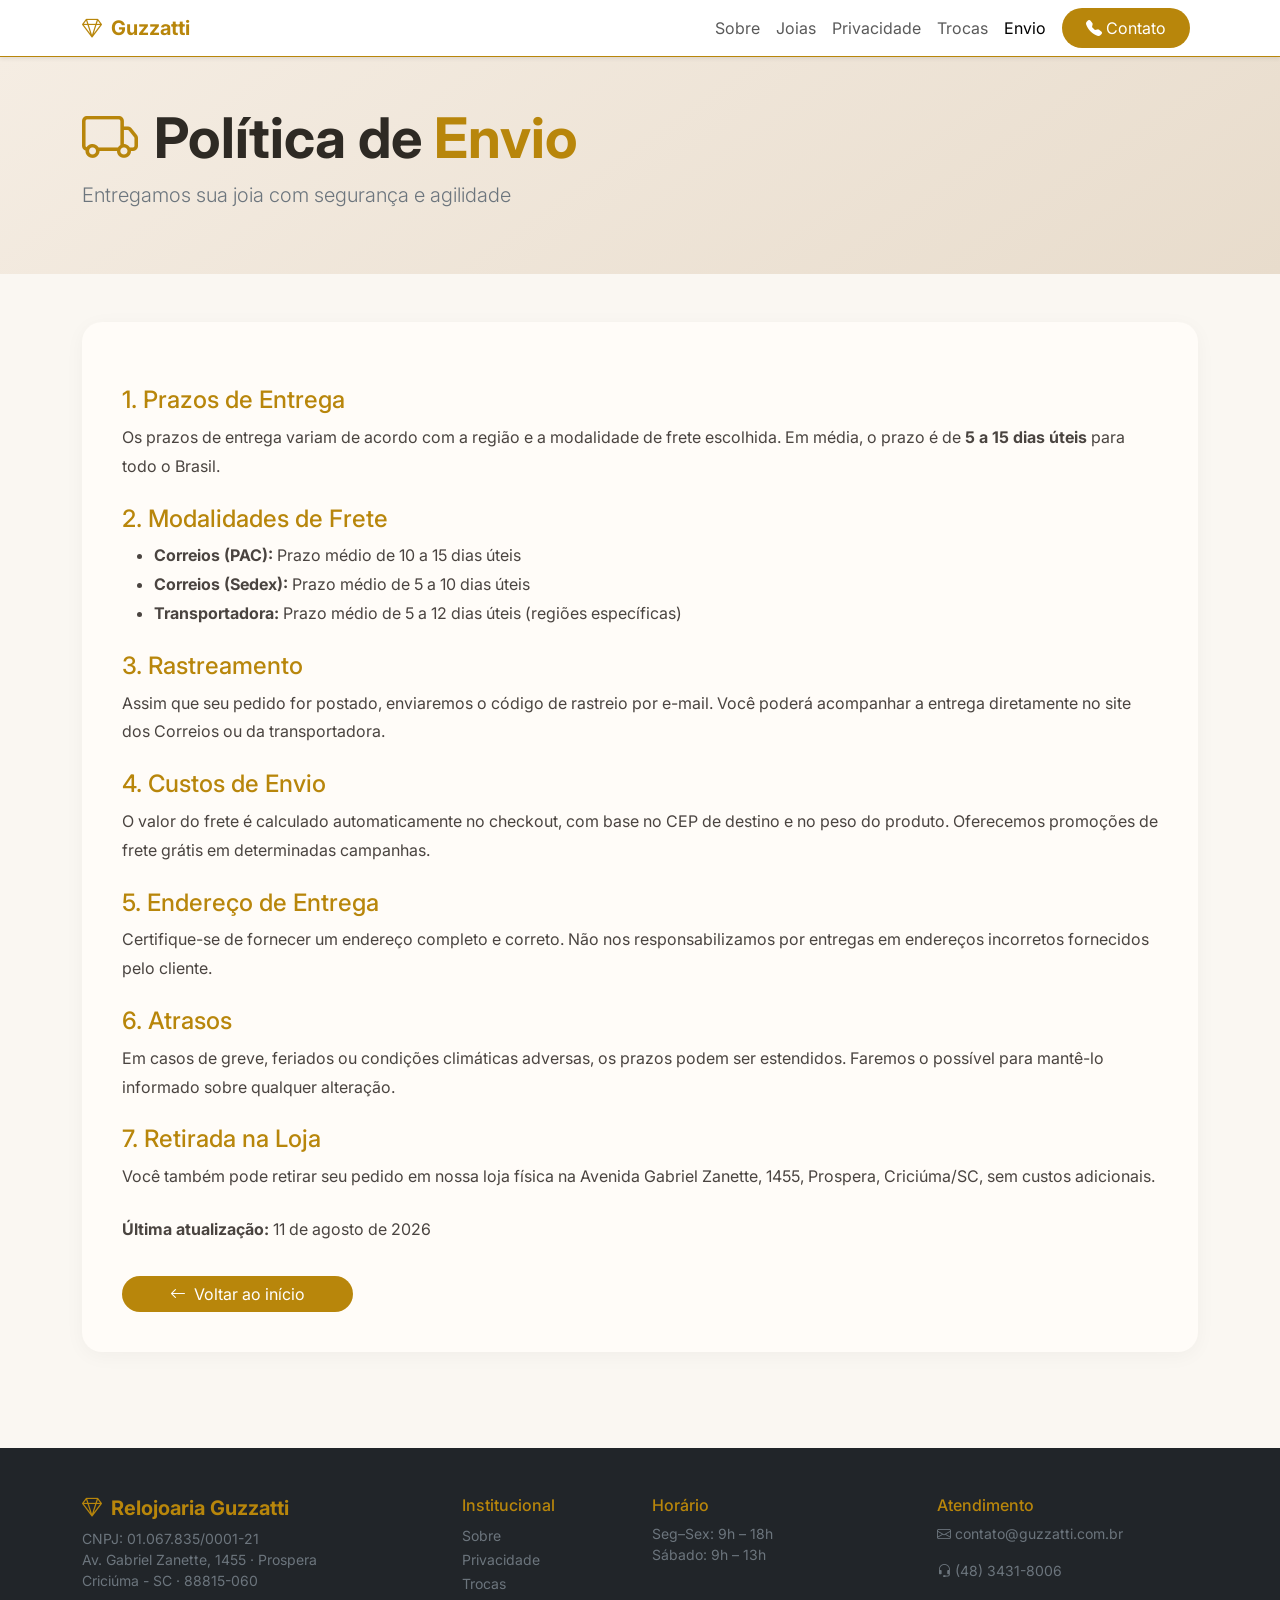
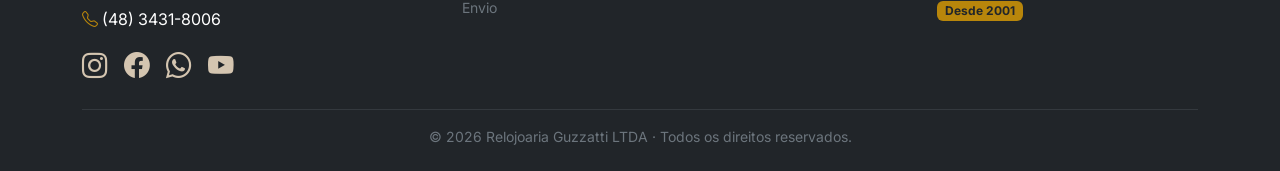
<file: politica-envio.html>
<!DOCTYPE html>
<html lang="pt-BR">
<head>
  <meta charset="UTF-8" />
  <meta name="viewport" content="width=device-width, initial-scale=1.0" />
  <title>Política de Envio · Guzzatti</title>
  <link href="https://cdn.jsdelivr.net/npm/bootstrap@5.3.0-alpha3/dist/css/bootstrap.min.css" rel="stylesheet" />
  <link rel="stylesheet" href="https://cdn.jsdelivr.net/npm/bootstrap-icons@1.10.5/font/bootstrap-icons.css" />
  <link rel="preconnect" href="https://fonts.googleapis.com" />
  <link rel="preconnect" href="https://fonts.gstatic.com" crossorigin />
  <link href="https://fonts.googleapis.com/css2?family=Inter:opsz,wght@14..32,400;14..32,500;14..32,600;14..32,700&display=swap" rel="stylesheet" />
  <link rel="icon" href="data:image/svg+xml,%3Csvg xmlns='http://www.w3.org/2000/svg' viewBox='0 0 100 100'%3E%3Ccircle cx='50' cy='50' r='45' fill='%23b8860b'/%3E%3Ccircle cx='50' cy='50' r='35' fill='%23f5e6ca'/%3E%3Cpath d='M50 20 L55 38 L74 38 L59 49 L65 68 L50 57 L35 68 L41 49 L26 38 L45 38 Z' fill='%23b8860b'/%3E%3C/svg%3E" type="image/svg+xml" />
  <style>
    body { font-family: 'Inter', sans-serif; background: #faf7f2; color: #2e2a24; }
    .bg-gold { background: #b8860b; }
    .text-gold { color: #b8860b; }
    .border-gold { border-color: #b8860b !important; }
    .btn-gold { background: #b8860b; color: #fff; border: none; }
    .btn-gold:hover { background: #9e7209; color: #fff; }
    .section-title { position: relative; display: inline-block; font-weight: 600; }
    .section-title::after { content: ''; position: absolute; bottom: -8px; left: 0; width: 60px; height: 3px; background: #b8860b; border-radius: 4px; }
    footer a { color: #d4c5b0; text-decoration: none; }
    footer a:hover { color: #fff; text-decoration: underline; }
    .social-icon { font-size: 1.6rem; color: #d4c5b0; transition: color 0.2s; }
    .social-icon:hover { color: #b8860b; }
    .policy-content { background: #fffcf8; border-radius: 20px; padding: 2.5rem; box-shadow: 0 4px 20px rgba(0,0,0,0.04); }
    .policy-content h4 { color: #b8860b; margin-top: 1.5rem; }
    .policy-content p, .policy-content li { color: #4a4440; line-height: 1.8; }
    @media (max-width: 576px) { .policy-content { padding: 1.5rem; } }
  </style>
</head>
<body>

<nav class="navbar navbar-expand-lg navbar-light bg-white border-bottom border-gold shadow-sm">
  <div class="container">
    <a class="navbar-brand text-gold fw-bold" href="index.html"><i class="bi bi-gem me-1"></i> Guzzatti</a>
    <button class="navbar-toggler border-0" type="button" data-bs-toggle="collapse" data-bs-target="#navbarNav">
      <span class="navbar-toggler-icon"></span>
    </button>
    <div class="collapse navbar-collapse" id="navbarNav">
      <ul class="navbar-nav ms-auto align-items-lg-center">
        <li class="nav-item"><a class="nav-link" href="sobre.html">Sobre</a></li>
        <li class="nav-item"><a class="nav-link" href="index.html#galeria">Joias</a></li>
        <li class="nav-item"><a class="nav-link" href="politica-privacidade.html">Privacidade</a></li>
        <li class="nav-item"><a class="nav-link" href="trocas-devolucoes.html">Trocas</a></li>
        <li class="nav-item"><a class="nav-link active" href="politica-envio.html">Envio</a></li>
        <li class="nav-item"><a class="nav-link btn-gold text-white rounded-pill px-4 mx-2" href="index.html#contato"><i class="bi bi-telephone-fill me-1"></i>Contato</a></li>
      </ul>
    </div>
  </div>
</nav>

<section class="py-5" style="background: linear-gradient(145deg, #f5ede3 0%, #e8dccc 100%);">
  <div class="container">
    <h1 class="display-4 fw-bold"><i class="bi bi-truck text-gold me-3"></i>Política de <span class="text-gold">Envio</span></h1>
    <p class="lead text-secondary">Entregamos sua joia com segurança e agilidade</p>
  </div>
</section>

<section class="container py-5">
  <div class="policy-content">
    <h4>1. Prazos de Entrega</h4>
    <p>Os prazos de entrega variam de acordo com a região e a modalidade de frete escolhida. Em média, o prazo é de <strong>5 a 15 dias úteis</strong> para todo o Brasil.</p>

    <h4>2. Modalidades de Frete</h4>
    <ul class="text-secondary">
      <li><strong>Correios (PAC):</strong> Prazo médio de 10 a 15 dias úteis</li>
      <li><strong>Correios (Sedex):</strong> Prazo médio de 5 a 10 dias úteis</li>
      <li><strong>Transportadora:</strong> Prazo médio de 5 a 12 dias úteis (regiões específicas)</li>
    </ul>

    <h4>3. Rastreamento</h4>
    <p>Assim que seu pedido for postado, enviaremos o código de rastreio por e-mail. Você poderá acompanhar a entrega diretamente no site dos Correios ou da transportadora.</p>

    <h4>4. Custos de Envio</h4>
    <p>O valor do frete é calculado automaticamente no checkout, com base no CEP de destino e no peso do produto. Oferecemos promoções de frete grátis em determinadas campanhas.</p>

    <h4>5. Endereço de Entrega</h4>
    <p>Certifique-se de fornecer um endereço completo e correto. Não nos responsabilizamos por entregas em endereços incorretos fornecidos pelo cliente.</p>

    <h4>6. Atrasos</h4>
    <p>Em casos de greve, feriados ou condições climáticas adversas, os prazos podem ser estendidos. Faremos o possível para mantê-lo informado sobre qualquer alteração.</p>

    <h4>7. Retirada na Loja</h4>
    <p>Você também pode retirar seu pedido em nossa loja física na Avenida Gabriel Zanette, 1455, Prospera, Criciúma/SC, sem custos adicionais.</p>

    <p class="mt-4"><strong>Última atualização:</strong> 11 de agosto de 2026</p>
    <a href="index.html" class="btn btn-gold rounded-pill px-5 mt-3"><i class="bi bi-arrow-left me-2"></i>Voltar ao início</a>
  </div>
</section>

<footer class="bg-dark text-white pt-5 pb-4 mt-5">
  <div class="container">
    <div class="row g-4">
      <div class="col-md-4">
        <h5 class="fw-bold text-gold"><i class="bi bi-gem me-1"></i> Relojoaria Guzzatti</h5>
        <p class="text-secondary small">CNPJ: 01.067.835/0001-21<br />Av. Gabriel Zanette, 1455 · Prospera<br />Criciúma - SC · 88815-060</p>
        <p><i class="bi bi-telephone text-gold"></i> (48) 3431-8006</p>
        <div class="d-flex gap-3">
          <a href="#" class="social-icon"><i class="bi bi-instagram"></i></a>
          <a href="#" class="social-icon"><i class="bi bi-facebook"></i></a>
          <a href="#" class="social-icon"><i class="bi bi-whatsapp"></i></a>
          <a href="#" class="social-icon"><i class="bi bi-youtube"></i></a>
        </div>
      </div>
      <div class="col-md-2">
        <h6 class="text-gold">Institucional</h6>
        <ul class="list-unstyled">
          <li><a href="sobre.html" class="text-secondary small">Sobre</a></li>
          <li><a href="politica-privacidade.html" class="text-secondary small">Privacidade</a></li>
          <li><a href="trocas-devolucoes.html" class="text-secondary small">Trocas</a></li>
          <li><a href="politica-envio.html" class="text-secondary small">Envio</a></li>
        </ul>
      </div>
      <div class="col-md-3">
        <h6 class="text-gold">Horário</h6>
        <p class="text-secondary small mb-0">Seg–Sex: 9h – 18h</p>
        <p class="text-secondary small">Sábado: 9h – 13h</p>
      </div>
      <div class="col-md-3">
        <h6 class="text-gold">Atendimento</h6>
        <p class="text-secondary small"><i class="bi bi-envelope"></i> contato@guzzatti.com.br</p>
        <p class="text-secondary small"><i class="bi bi-headset"></i> (48) 3431-8006</p>
        <span class="badge bg-gold text-dark">Desde 2001</span>
      </div>
    </div>
    <hr class="border-secondary mt-4" />
    <div class="text-center text-secondary small">&copy; 2026 Relojoaria Guzzatti LTDA · Todos os direitos reservados.</div>
  </div>
</footer>

<script src="https://cdn.jsdelivr.net/npm/bootstrap@5.3.0-alpha3/dist/js/bootstrap.bundle.min.js"></script>
</body>
</html>
</file>
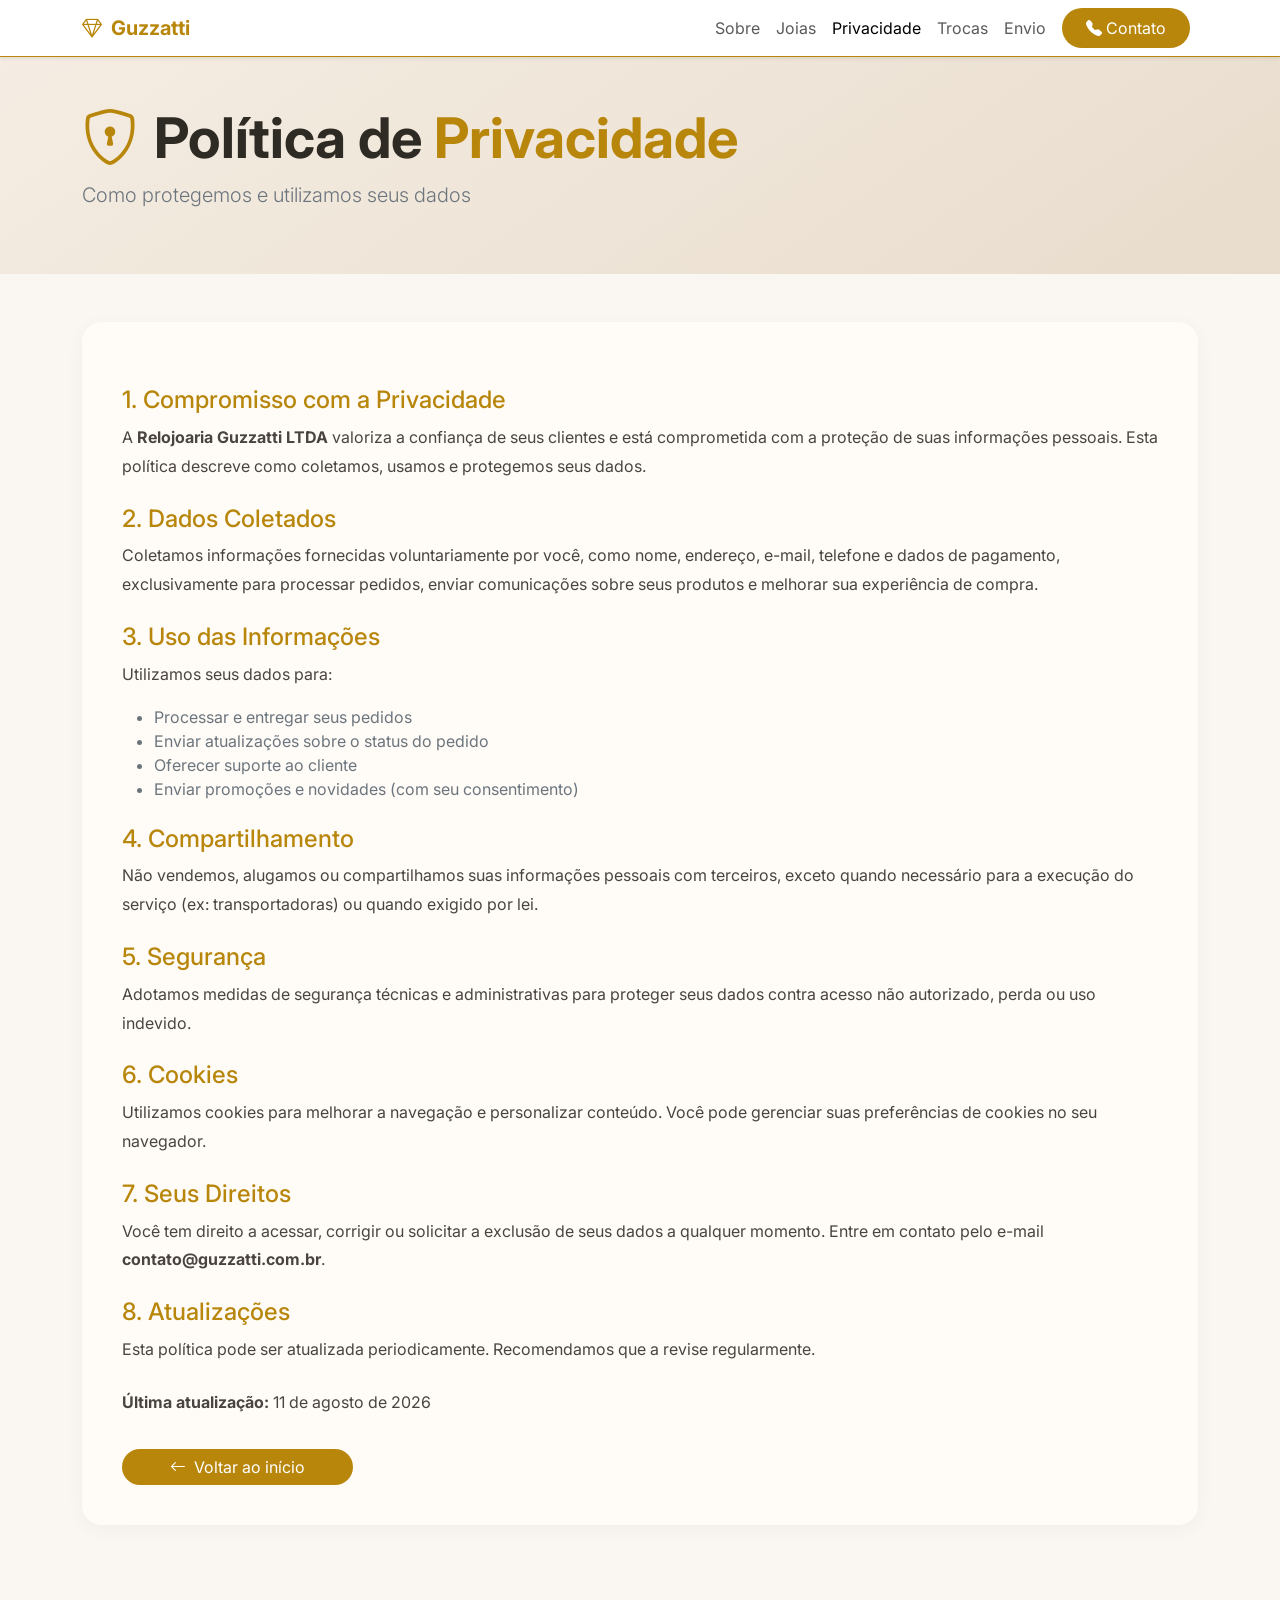
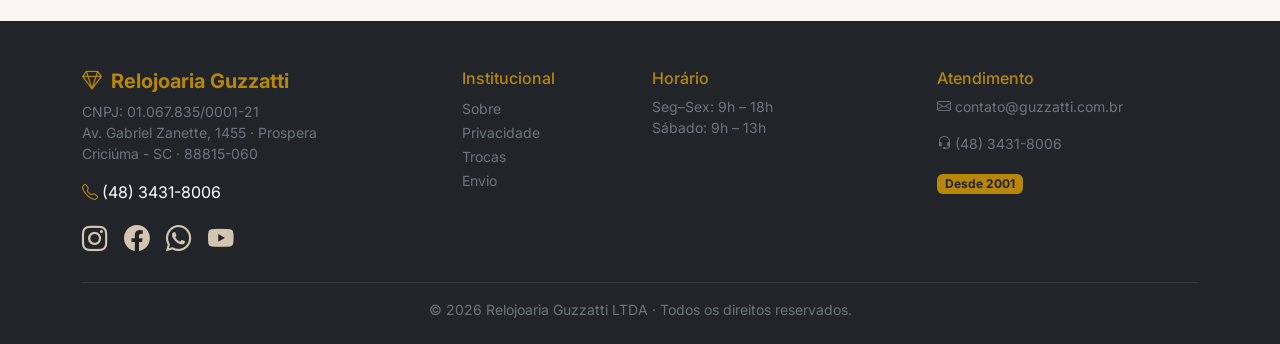
<file: politica-privacidade.html>
<!DOCTYPE html>
<html lang="pt-BR">
<head>
  <meta charset="UTF-8" />
  <meta name="viewport" content="width=device-width, initial-scale=1.0" />
  <title>Política de Privacidade · Guzzatti</title>
  <link href="https://cdn.jsdelivr.net/npm/bootstrap@5.3.0-alpha3/dist/css/bootstrap.min.css" rel="stylesheet" />
  <link rel="stylesheet" href="https://cdn.jsdelivr.net/npm/bootstrap-icons@1.10.5/font/bootstrap-icons.css" />
  <link rel="preconnect" href="https://fonts.googleapis.com" />
  <link rel="preconnect" href="https://fonts.gstatic.com" crossorigin />
  <link href="https://fonts.googleapis.com/css2?family=Inter:opsz,wght@14..32,400;14..32,500;14..32,600;14..32,700&display=swap" rel="stylesheet" />
  <link rel="icon" href="data:image/svg+xml,%3Csvg xmlns='http://www.w3.org/2000/svg' viewBox='0 0 100 100'%3E%3Ccircle cx='50' cy='50' r='45' fill='%23b8860b'/%3E%3Ccircle cx='50' cy='50' r='35' fill='%23f5e6ca'/%3E%3Cpath d='M50 20 L55 38 L74 38 L59 49 L65 68 L50 57 L35 68 L41 49 L26 38 L45 38 Z' fill='%23b8860b'/%3E%3C/svg%3E" type="image/svg+xml" />
  <style>
    body { font-family: 'Inter', sans-serif; background: #faf7f2; color: #2e2a24; }
    .bg-gold { background: #b8860b; }
    .text-gold { color: #b8860b; }
    .border-gold { border-color: #b8860b !important; }
    .btn-gold { background: #b8860b; color: #fff; border: none; }
    .btn-gold:hover { background: #9e7209; color: #fff; }
    .section-title { position: relative; display: inline-block; font-weight: 600; }
    .section-title::after { content: ''; position: absolute; bottom: -8px; left: 0; width: 60px; height: 3px; background: #b8860b; border-radius: 4px; }
    footer a { color: #d4c5b0; text-decoration: none; }
    footer a:hover { color: #fff; text-decoration: underline; }
    .social-icon { font-size: 1.6rem; color: #d4c5b0; transition: color 0.2s; }
    .social-icon:hover { color: #b8860b; }
    .policy-content { background: #fffcf8; border-radius: 20px; padding: 2.5rem; box-shadow: 0 4px 20px rgba(0,0,0,0.04); }
    .policy-content h4 { color: #b8860b; margin-top: 1.5rem; }
    .policy-content p { color: #4a4440; line-height: 1.8; }
    @media (max-width: 576px) { .policy-content { padding: 1.5rem; } }
  </style>
</head>
<body>

<nav class="navbar navbar-expand-lg navbar-light bg-white border-bottom border-gold shadow-sm">
  <div class="container">
    <a class="navbar-brand text-gold fw-bold" href="index.html"><i class="bi bi-gem me-1"></i> Guzzatti</a>
    <button class="navbar-toggler border-0" type="button" data-bs-toggle="collapse" data-bs-target="#navbarNav">
      <span class="navbar-toggler-icon"></span>
    </button>
    <div class="collapse navbar-collapse" id="navbarNav">
      <ul class="navbar-nav ms-auto align-items-lg-center">
        <li class="nav-item"><a class="nav-link" href="sobre.html">Sobre</a></li>
        <li class="nav-item"><a class="nav-link" href="index.html#galeria">Joias</a></li>
        <li class="nav-item"><a class="nav-link active" href="politica-privacidade.html">Privacidade</a></li>
        <li class="nav-item"><a class="nav-link" href="trocas-devolucoes.html">Trocas</a></li>
        <li class="nav-item"><a class="nav-link" href="politica-envio.html">Envio</a></li>
        <li class="nav-item"><a class="nav-link btn-gold text-white rounded-pill px-4 mx-2" href="index.html#contato"><i class="bi bi-telephone-fill me-1"></i>Contato</a></li>
      </ul>
    </div>
  </div>
</nav>

<section class="py-5" style="background: linear-gradient(145deg, #f5ede3 0%, #e8dccc 100%);">
  <div class="container">
    <h1 class="display-4 fw-bold"><i class="bi bi-shield-lock text-gold me-3"></i>Política de <span class="text-gold">Privacidade</span></h1>
    <p class="lead text-secondary">Como protegemos e utilizamos seus dados</p>
  </div>
</section>

<section class="container py-5">
  <div class="policy-content">
    <h4>1. Compromisso com a Privacidade</h4>
    <p>A <strong>Relojoaria Guzzatti LTDA</strong> valoriza a confiança de seus clientes e está comprometida com a proteção de suas informações pessoais. Esta política descreve como coletamos, usamos e protegemos seus dados.</p>

    <h4>2. Dados Coletados</h4>
    <p>Coletamos informações fornecidas voluntariamente por você, como nome, endereço, e-mail, telefone e dados de pagamento, exclusivamente para processar pedidos, enviar comunicações sobre seus produtos e melhorar sua experiência de compra.</p>

    <h4>3. Uso das Informações</h4>
    <p>Utilizamos seus dados para:</p>
    <ul class="text-secondary">
      <li>Processar e entregar seus pedidos</li>
      <li>Enviar atualizações sobre o status do pedido</li>
      <li>Oferecer suporte ao cliente</li>
      <li>Enviar promoções e novidades (com seu consentimento)</li>
    </ul>

    <h4>4. Compartilhamento</h4>
    <p>Não vendemos, alugamos ou compartilhamos suas informações pessoais com terceiros, exceto quando necessário para a execução do serviço (ex: transportadoras) ou quando exigido por lei.</p>

    <h4>5. Segurança</h4>
    <p>Adotamos medidas de segurança técnicas e administrativas para proteger seus dados contra acesso não autorizado, perda ou uso indevido.</p>

    <h4>6. Cookies</h4>
    <p>Utilizamos cookies para melhorar a navegação e personalizar conteúdo. Você pode gerenciar suas preferências de cookies no seu navegador.</p>

    <h4>7. Seus Direitos</h4>
    <p>Você tem direito a acessar, corrigir ou solicitar a exclusão de seus dados a qualquer momento. Entre em contato pelo e-mail <strong>contato@guzzatti.com.br</strong>.</p>

    <h4>8. Atualizações</h4>
    <p>Esta política pode ser atualizada periodicamente. Recomendamos que a revise regularmente.</p>

    <p class="mt-4"><strong>Última atualização:</strong> 11 de agosto de 2026</p>
    <a href="index.html" class="btn btn-gold rounded-pill px-5 mt-3"><i class="bi bi-arrow-left me-2"></i>Voltar ao início</a>
  </div>
</section>

<footer class="bg-dark text-white pt-5 pb-4 mt-5">
  <div class="container">
    <div class="row g-4">
      <div class="col-md-4">
        <h5 class="fw-bold text-gold"><i class="bi bi-gem me-1"></i> Relojoaria Guzzatti</h5>
        <p class="text-secondary small">CNPJ: 01.067.835/0001-21<br />Av. Gabriel Zanette, 1455 · Prospera<br />Criciúma - SC · 88815-060</p>
        <p><i class="bi bi-telephone text-gold"></i> (48) 3431-8006</p>
        <div class="d-flex gap-3">
          <a href="#" class="social-icon"><i class="bi bi-instagram"></i></a>
          <a href="#" class="social-icon"><i class="bi bi-facebook"></i></a>
          <a href="#" class="social-icon"><i class="bi bi-whatsapp"></i></a>
          <a href="#" class="social-icon"><i class="bi bi-youtube"></i></a>
        </div>
      </div>
      <div class="col-md-2">
        <h6 class="text-gold">Institucional</h6>
        <ul class="list-unstyled">
          <li><a href="sobre.html" class="text-secondary small">Sobre</a></li>
          <li><a href="politica-privacidade.html" class="text-secondary small">Privacidade</a></li>
          <li><a href="trocas-devolucoes.html" class="text-secondary small">Trocas</a></li>
          <li><a href="politica-envio.html" class="text-secondary small">Envio</a></li>
        </ul>
      </div>
      <div class="col-md-3">
        <h6 class="text-gold">Horário</h6>
        <p class="text-secondary small mb-0">Seg–Sex: 9h – 18h</p>
        <p class="text-secondary small">Sábado: 9h – 13h</p>
      </div>
      <div class="col-md-3">
        <h6 class="text-gold">Atendimento</h6>
        <p class="text-secondary small"><i class="bi bi-envelope"></i> contato@guzzatti.com.br</p>
        <p class="text-secondary small"><i class="bi bi-headset"></i> (48) 3431-8006</p>
        <span class="badge bg-gold text-dark">Desde 2001</span>
      </div>
    </div>
    <hr class="border-secondary mt-4" />
    <div class="text-center text-secondary small">&copy; 2026 Relojoaria Guzzatti LTDA · Todos os direitos reservados.</div>
  </div>
</footer>

<script src="https://cdn.jsdelivr.net/npm/bootstrap@5.3.0-alpha3/dist/js/bootstrap.bundle.min.js"></script>
</body>
</html>
</file>
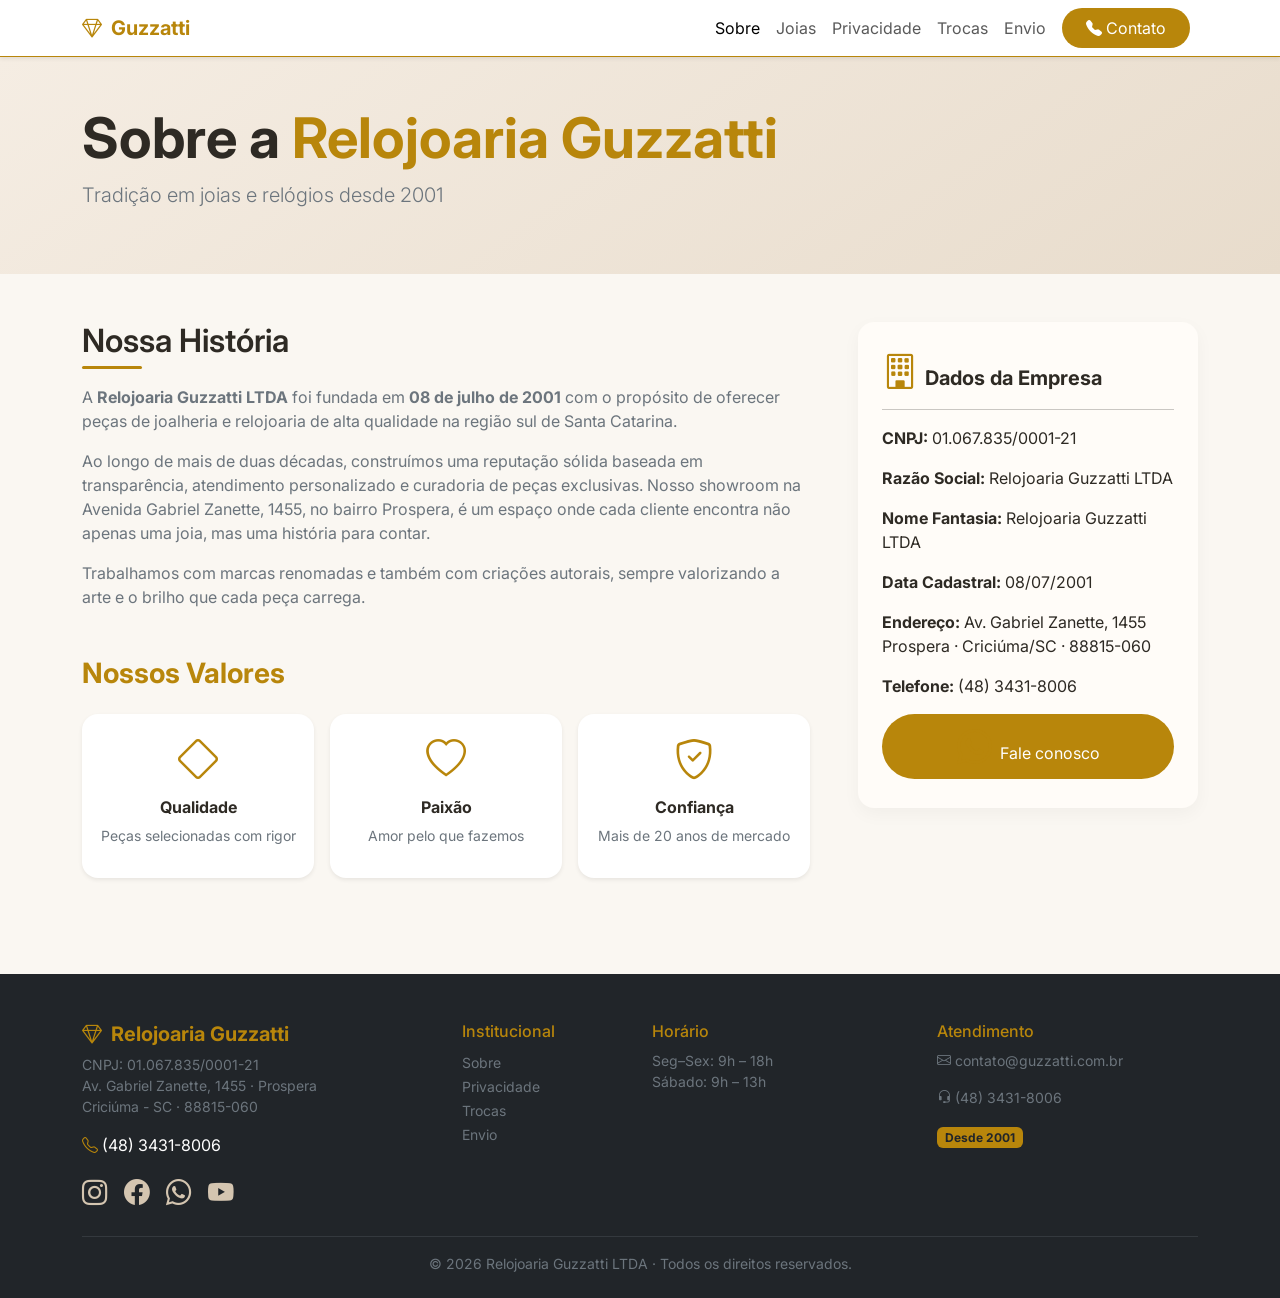
<file: sobre.html>
<!DOCTYPE html>
<html lang="pt-BR">
<head>
  <meta charset="UTF-8" />
  <meta name="viewport" content="width=device-width, initial-scale=1.0" />
  <title>Sobre · Relojoaria Guzzatti</title>
  <link href="https://cdn.jsdelivr.net/npm/bootstrap@5.3.0-alpha3/dist/css/bootstrap.min.css" rel="stylesheet" />
  <link rel="stylesheet" href="https://cdn.jsdelivr.net/npm/bootstrap-icons@1.10.5/font/bootstrap-icons.css" />
  <link rel="preconnect" href="https://fonts.googleapis.com" />
  <link rel="preconnect" href="https://fonts.gstatic.com" crossorigin />
  <link href="https://fonts.googleapis.com/css2?family=Inter:opsz,wght@14..32,400;14..32,500;14..32,600;14..32,700&display=swap" rel="stylesheet" />
  <link rel="icon" href="data:image/svg+xml,%3Csvg xmlns='http://www.w3.org/2000/svg' viewBox='0 0 100 100'%3E%3Ccircle cx='50' cy='50' r='45' fill='%23b8860b'/%3E%3Ccircle cx='50' cy='50' r='35' fill='%23f5e6ca'/%3E%3Cpath d='M50 20 L55 38 L74 38 L59 49 L65 68 L50 57 L35 68 L41 49 L26 38 L45 38 Z' fill='%23b8860b'/%3E%3C/svg%3E" type="image/svg+xml" />
  <style>
    body { font-family: 'Inter', sans-serif; background: #faf7f2; color: #2e2a24; }
    .bg-gold { background: #b8860b; }
    .text-gold { color: #b8860b; }
    .border-gold { border-color: #b8860b !important; }
    .btn-gold { background: #b8860b; color: #fff; border: none; }
    .btn-gold:hover { background: #9e7209; color: #fff; }
    .section-title { position: relative; display: inline-block; font-weight: 600; }
    .section-title::after { content: ''; position: absolute; bottom: -8px; left: 0; width: 60px; height: 3px; background: #b8860b; border-radius: 4px; }
    footer a { color: #d4c5b0; text-decoration: none; }
    footer a:hover { color: #fff; text-decoration: underline; }
    .social-icon { font-size: 1.6rem; color: #d4c5b0; transition: color 0.2s; }
    .social-icon:hover { color: #b8860b; }
    .info-box { background: #fffcf8; border-radius: 16px; padding: 1.8rem 1.5rem; box-shadow: 0 6px 18px rgba(0,0,0,0.04); }
    .info-box i { font-size: 2.2rem; color: #b8860b; }
    .timeline-item { border-left: 3px solid #b8860b; padding-left: 20px; margin-bottom: 30px; }
    @media (max-width: 576px) { .info-box { padding: 1.2rem; } }
  </style>
</head>
<body>

<nav class="navbar navbar-expand-lg navbar-light bg-white border-bottom border-gold shadow-sm">
  <div class="container">
    <a class="navbar-brand text-gold fw-bold" href="index.html"><i class="bi bi-gem me-1"></i> Guzzatti</a>
    <button class="navbar-toggler border-0" type="button" data-bs-toggle="collapse" data-bs-target="#navbarNav">
      <span class="navbar-toggler-icon"></span>
    </button>
    <div class="collapse navbar-collapse" id="navbarNav">
      <ul class="navbar-nav ms-auto align-items-lg-center">
        <li class="nav-item"><a class="nav-link active" href="sobre.html">Sobre</a></li>
        <li class="nav-item"><a class="nav-link" href="index.html#galeria">Joias</a></li>
        <li class="nav-item"><a class="nav-link" href="politica-privacidade.html">Privacidade</a></li>
        <li class="nav-item"><a class="nav-link" href="trocas-devolucoes.html">Trocas</a></li>
        <li class="nav-item"><a class="nav-link" href="politica-envio.html">Envio</a></li>
        <li class="nav-item"><a class="nav-link btn-gold text-white rounded-pill px-4 mx-2" href="index.html#contato"><i class="bi bi-telephone-fill me-1"></i>Contato</a></li>
      </ul>
    </div>
  </div>
</nav>

<section class="py-5" style="background: linear-gradient(145deg, #f5ede3 0%, #e8dccc 100%);">
  <div class="container">
    <h1 class="display-4 fw-bold">Sobre a <span class="text-gold">Relojoaria Guzzatti</span></h1>
    <p class="lead text-secondary">Tradição em joias e relógios desde 2001</p>
  </div>
</section>

<section class="container py-5">
  <div class="row g-5">
    <div class="col-lg-8">
      <h2 class="section-title mb-4">Nossa História</h2>
      <p class="text-secondary">A <strong>Relojoaria Guzzatti LTDA</strong> foi fundada em <strong>08 de julho de 2001</strong> com o propósito de oferecer peças de joalheria e relojoaria de alta qualidade na região sul de Santa Catarina.</p>
      <p class="text-secondary">Ao longo de mais de duas décadas, construímos uma reputação sólida baseada em transparência, atendimento personalizado e curadoria de peças exclusivas. Nosso showroom na Avenida Gabriel Zanette, 1455, no bairro Prospera, é um espaço onde cada cliente encontra não apenas uma joia, mas uma história para contar.</p>
      <p class="text-secondary">Trabalhamos com marcas renomadas e também com criações autorais, sempre valorizando a arte e o brilho que cada peça carrega.</p>
      
      <h3 class="mt-5 fw-bold text-gold">Nossos Valores</h3>
      <div class="row g-3 mt-2">
        <div class="col-md-4">
          <div class="bg-white p-3 rounded-4 shadow-sm text-center h-100">
            <i class="bi bi-diamond fs-1 text-gold"></i>
            <h6 class="fw-bold mt-2">Qualidade</h6>
            <p class="text-secondary small">Peças selecionadas com rigor</p>
          </div>
        </div>
        <div class="col-md-4">
          <div class="bg-white p-3 rounded-4 shadow-sm text-center h-100">
            <i class="bi bi-heart fs-1 text-gold"></i>
            <h6 class="fw-bold mt-2">Paixão</h6>
            <p class="text-secondary small">Amor pelo que fazemos</p>
          </div>
        </div>
        <div class="col-md-4">
          <div class="bg-white p-3 rounded-4 shadow-sm text-center h-100">
            <i class="bi bi-shield-check fs-1 text-gold"></i>
            <h6 class="fw-bold mt-2">Confiança</h6>
            <p class="text-secondary small">Mais de 20 anos de mercado</p>
          </div>
        </div>
      </div>
    </div>
    <div class="col-lg-4">
      <div class="info-box">
        <h5 class="fw-bold"><i class="bi bi-building me-2"></i>Dados da Empresa</h5>
        <hr />
        <p><strong>CNPJ:</strong> 01.067.835/0001-21</p>
        <p><strong>Razão Social:</strong> Relojoaria Guzzatti LTDA</p>
        <p><strong>Nome Fantasia:</strong> Relojoaria Guzzatti LTDA</p>
        <p><strong>Data Cadastral:</strong> 08/07/2001</p>
        <p><strong>Endereço:</strong> Av. Gabriel Zanette, 1455<br />Prospera · Criciúma/SC · 88815-060</p>
        <p><strong>Telefone:</strong> (48) 3431-8006</p>
        <a href="index.html#contato" class="btn btn-gold w-100 rounded-pill"><i class="bi bi-whatsapp me-2"></i>Fale conosco</a>
      </div>
    </div>
  </div>
</section>

<footer class="bg-dark text-white pt-5 pb-4 mt-5">
  <div class="container">
    <div class="row g-4">
      <div class="col-md-4">
        <h5 class="fw-bold text-gold"><i class="bi bi-gem me-1"></i> Relojoaria Guzzatti</h5>
        <p class="text-secondary small">CNPJ: 01.067.835/0001-21<br />Av. Gabriel Zanette, 1455 · Prospera<br />Criciúma - SC · 88815-060</p>
        <p><i class="bi bi-telephone text-gold"></i> (48) 3431-8006</p>
        <div class="d-flex gap-3">
          <a href="#" class="social-icon"><i class="bi bi-instagram"></i></a>
          <a href="#" class="social-icon"><i class="bi bi-facebook"></i></a>
          <a href="#" class="social-icon"><i class="bi bi-whatsapp"></i></a>
          <a href="#" class="social-icon"><i class="bi bi-youtube"></i></a>
        </div>
      </div>
      <div class="col-md-2">
        <h6 class="text-gold">Institucional</h6>
        <ul class="list-unstyled">
          <li><a href="sobre.html" class="text-secondary small">Sobre</a></li>
          <li><a href="politica-privacidade.html" class="text-secondary small">Privacidade</a></li>
          <li><a href="trocas-devolucoes.html" class="text-secondary small">Trocas</a></li>
          <li><a href="politica-envio.html" class="text-secondary small">Envio</a></li>
        </ul>
      </div>
      <div class="col-md-3">
        <h6 class="text-gold">Horário</h6>
        <p class="text-secondary small mb-0">Seg–Sex: 9h – 18h</p>
        <p class="text-secondary small">Sábado: 9h – 13h</p>
      </div>
      <div class="col-md-3">
        <h6 class="text-gold">Atendimento</h6>
        <p class="text-secondary small"><i class="bi bi-envelope"></i> contato@guzzatti.com.br</p>
        <p class="text-secondary small"><i class="bi bi-headset"></i> (48) 3431-8006</p>
        <span class="badge bg-gold text-dark">Desde 2001</span>
      </div>
    </div>
    <hr class="border-secondary mt-4" />
    <div class="text-center text-secondary small">&copy; 2026 Relojoaria Guzzatti LTDA · Todos os direitos reservados.</div>
  </div>
</footer>

<script src="https://cdn.jsdelivr.net/npm/bootstrap@5.3.0-alpha3/dist/js/bootstrap.bundle.min.js"></script>
</body>
</html>
</file>
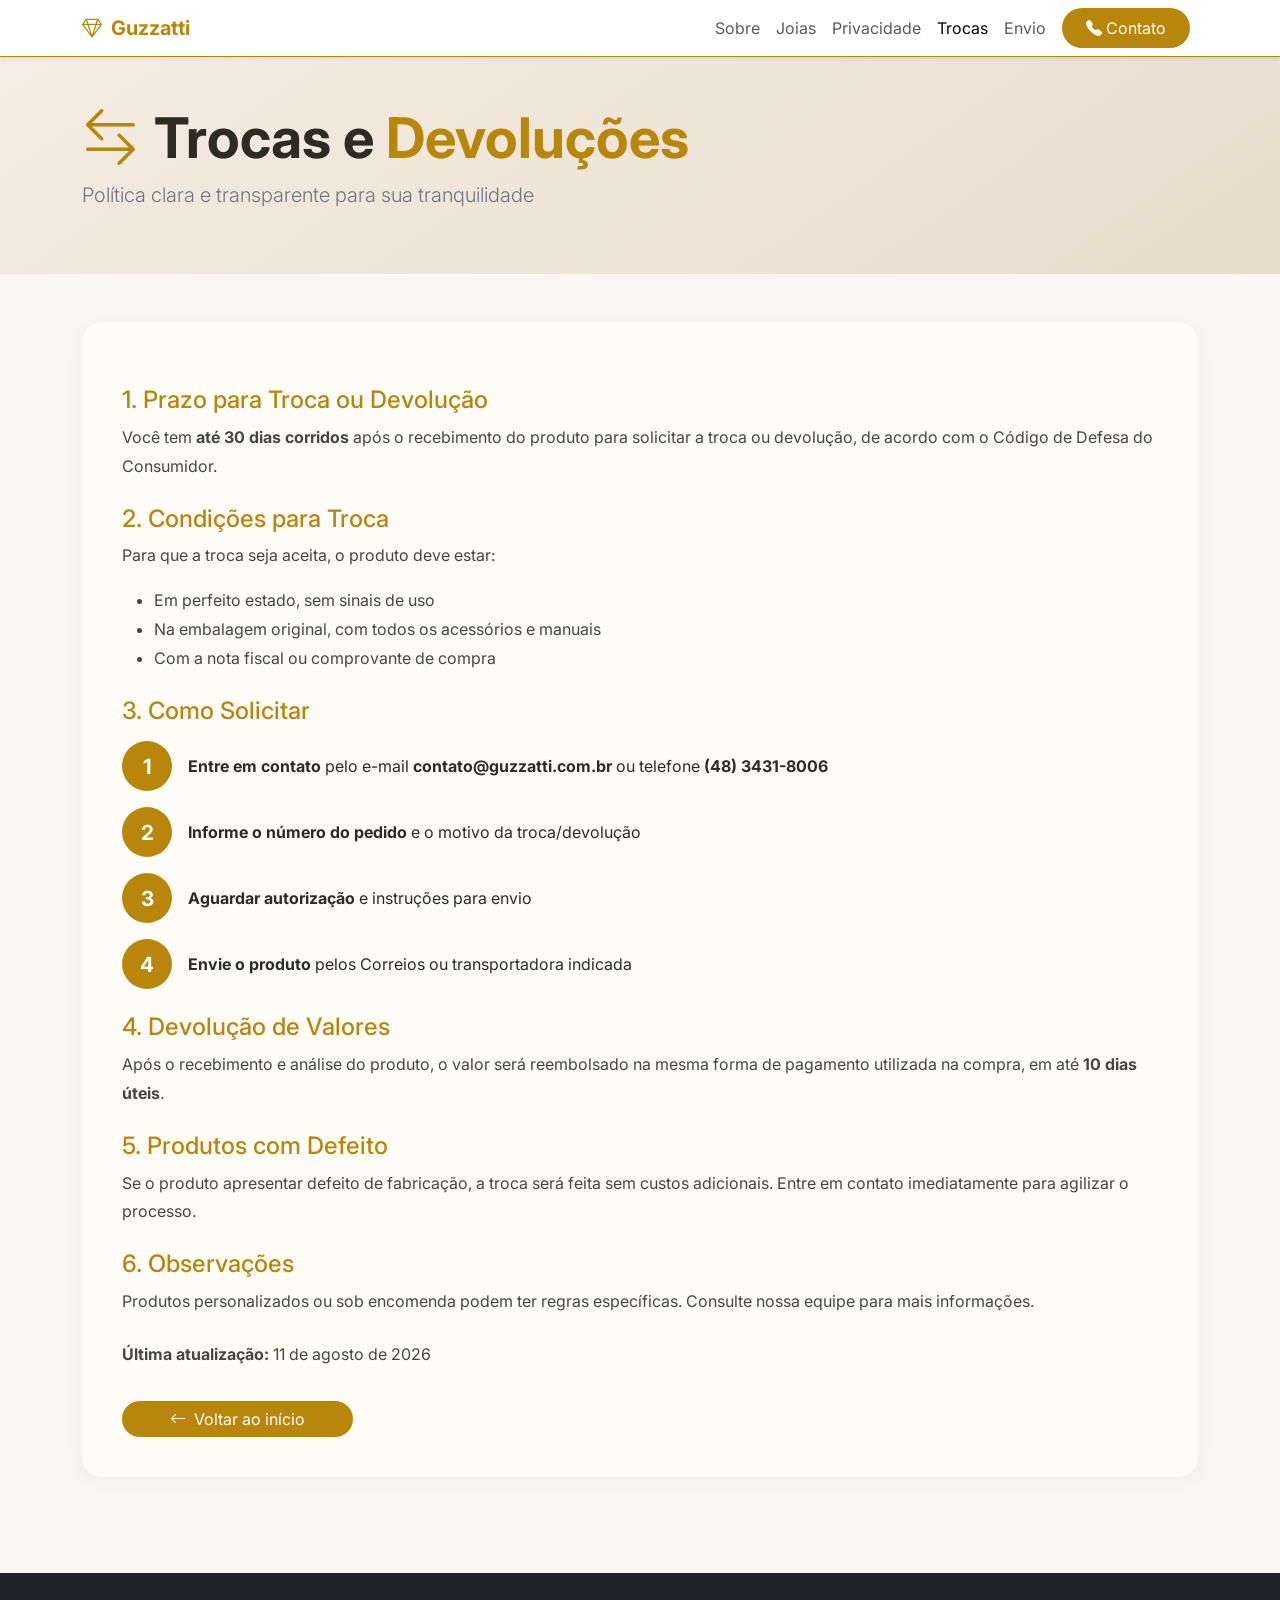
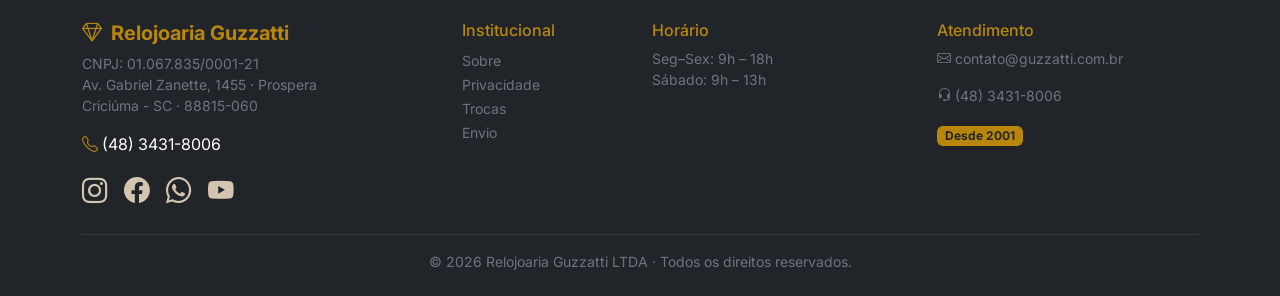
<file: trocas-devolucoes.html>
<!DOCTYPE html>
<html lang="pt-BR">
<head>
  <meta charset="UTF-8" />
  <meta name="viewport" content="width=device-width, initial-scale=1.0" />
  <title>Trocas e Devoluções · Guzzatti</title>
  <link href="https://cdn.jsdelivr.net/npm/bootstrap@5.3.0-alpha3/dist/css/bootstrap.min.css" rel="stylesheet" />
  <link rel="stylesheet" href="https://cdn.jsdelivr.net/npm/bootstrap-icons@1.10.5/font/bootstrap-icons.css" />
  <link rel="preconnect" href="https://fonts.googleapis.com" />
  <link rel="preconnect" href="https://fonts.gstatic.com" crossorigin />
  <link href="https://fonts.googleapis.com/css2?family=Inter:opsz,wght@14..32,400;14..32,500;14..32,600;14..32,700&display=swap" rel="stylesheet" />
  <link rel="icon" href="data:image/svg+xml,%3Csvg xmlns='http://www.w3.org/2000/svg' viewBox='0 0 100 100'%3E%3Ccircle cx='50' cy='50' r='45' fill='%23b8860b'/%3E%3Ccircle cx='50' cy='50' r='35' fill='%23f5e6ca'/%3E%3Cpath d='M50 20 L55 38 L74 38 L59 49 L65 68 L50 57 L35 68 L41 49 L26 38 L45 38 Z' fill='%23b8860b'/%3E%3C/svg%3E" type="image/svg+xml" />
  <style>
    body { font-family: 'Inter', sans-serif; background: #faf7f2; color: #2e2a24; }
    .bg-gold { background: #b8860b; }
    .text-gold { color: #b8860b; }
    .border-gold { border-color: #b8860b !important; }
    .btn-gold { background: #b8860b; color: #fff; border: none; }
    .btn-gold:hover { background: #9e7209; color: #fff; }
    .section-title { position: relative; display: inline-block; font-weight: 600; }
    .section-title::after { content: ''; position: absolute; bottom: -8px; left: 0; width: 60px; height: 3px; background: #b8860b; border-radius: 4px; }
    footer a { color: #d4c5b0; text-decoration: none; }
    footer a:hover { color: #fff; text-decoration: underline; }
    .social-icon { font-size: 1.6rem; color: #d4c5b0; transition: color 0.2s; }
    .social-icon:hover { color: #b8860b; }
    .policy-content { background: #fffcf8; border-radius: 20px; padding: 2.5rem; box-shadow: 0 4px 20px rgba(0,0,0,0.04); }
    .policy-content h4 { color: #b8860b; margin-top: 1.5rem; }
    .policy-content p, .policy-content li { color: #4a4440; line-height: 1.8; }
    .step-circle { width: 50px; height: 50px; border-radius: 50%; background: #b8860b; color: #fff; display: flex; align-items: center; justify-content: center; font-weight: 700; font-size: 1.3rem; flex-shrink: 0; }
    @media (max-width: 576px) { .policy-content { padding: 1.5rem; } }
  </style>
</head>
<body>

<nav class="navbar navbar-expand-lg navbar-light bg-white border-bottom border-gold shadow-sm">
  <div class="container">
    <a class="navbar-brand text-gold fw-bold" href="index.html"><i class="bi bi-gem me-1"></i> Guzzatti</a>
    <button class="navbar-toggler border-0" type="button" data-bs-toggle="collapse" data-bs-target="#navbarNav">
      <span class="navbar-toggler-icon"></span>
    </button>
    <div class="collapse navbar-collapse" id="navbarNav">
      <ul class="navbar-nav ms-auto align-items-lg-center">
        <li class="nav-item"><a class="nav-link" href="sobre.html">Sobre</a></li>
        <li class="nav-item"><a class="nav-link" href="index.html#galeria">Joias</a></li>
        <li class="nav-item"><a class="nav-link" href="politica-privacidade.html">Privacidade</a></li>
        <li class="nav-item"><a class="nav-link active" href="trocas-devolucoes.html">Trocas</a></li>
        <li class="nav-item"><a class="nav-link" href="politica-envio.html">Envio</a></li>
        <li class="nav-item"><a class="nav-link btn-gold text-white rounded-pill px-4 mx-2" href="index.html#contato"><i class="bi bi-telephone-fill me-1"></i>Contato</a></li>
      </ul>
    </div>
  </div>
</nav>

<section class="py-5" style="background: linear-gradient(145deg, #f5ede3 0%, #e8dccc 100%);">
  <div class="container">
    <h1 class="display-4 fw-bold"><i class="bi bi-arrow-left-right text-gold me-3"></i>Trocas e <span class="text-gold">Devoluções</span></h1>
    <p class="lead text-secondary">Política clara e transparente para sua tranquilidade</p>
  </div>
</section>

<section class="container py-5">
  <div class="policy-content">
    <h4>1. Prazo para Troca ou Devolução</h4>
    <p>Você tem <strong>até 30 dias corridos</strong> após o recebimento do produto para solicitar a troca ou devolução, de acordo com o Código de Defesa do Consumidor.</p>

    <h4>2. Condições para Troca</h4>
    <p>Para que a troca seja aceita, o produto deve estar:</p>
    <ul class="text-secondary">
      <li>Em perfeito estado, sem sinais de uso</li>
      <li>Na embalagem original, com todos os acessórios e manuais</li>
      <li>Com a nota fiscal ou comprovante de compra</li>
    </ul>

    <h4>3. Como Solicitar</h4>
    <div class="d-flex flex-column gap-3 mt-3">
      <div class="d-flex align-items-center gap-3">
        <div class="step-circle">1</div>
        <div><strong>Entre em contato</strong> pelo e-mail <strong>contato@guzzatti.com.br</strong> ou telefone <strong>(48) 3431-8006</strong></div>
      </div>
      <div class="d-flex align-items-center gap-3">
        <div class="step-circle">2</div>
        <div><strong>Informe o número do pedido</strong> e o motivo da troca/devolução</div>
      </div>
      <div class="d-flex align-items-center gap-3">
        <div class="step-circle">3</div>
        <div><strong>Aguardar autorização</strong> e instruções para envio</div>
      </div>
      <div class="d-flex align-items-center gap-3">
        <div class="step-circle">4</div>
        <div><strong>Envie o produto</strong> pelos Correios ou transportadora indicada</div>
      </div>
    </div>

    <h4 class="mt-4">4. Devolução de Valores</h4>
    <p>Após o recebimento e análise do produto, o valor será reembolsado na mesma forma de pagamento utilizada na compra, em até <strong>10 dias úteis</strong>.</p>

    <h4>5. Produtos com Defeito</h4>
    <p>Se o produto apresentar defeito de fabricação, a troca será feita sem custos adicionais. Entre em contato imediatamente para agilizar o processo.</p>

    <h4>6. Observações</h4>
    <p>Produtos personalizados ou sob encomenda podem ter regras específicas. Consulte nossa equipe para mais informações.</p>

    <p class="mt-4"><strong>Última atualização:</strong> 11 de agosto de 2026</p>
    <a href="index.html" class="btn btn-gold rounded-pill px-5 mt-3"><i class="bi bi-arrow-left me-2"></i>Voltar ao início</a>
  </div>
</section>

<footer class="bg-dark text-white pt-5 pb-4 mt-5">
  <div class="container">
    <div class="row g-4">
      <div class="col-md-4">
        <h5 class="fw-bold text-gold"><i class="bi bi-gem me-1"></i> Relojoaria Guzzatti</h5>
        <p class="text-secondary small">CNPJ: 01.067.835/0001-21<br />Av. Gabriel Zanette, 1455 · Prospera<br />Criciúma - SC · 88815-060</p>
        <p><i class="bi bi-telephone text-gold"></i> (48) 3431-8006</p>
        <div class="d-flex gap-3">
          <a href="#" class="social-icon"><i class="bi bi-instagram"></i></a>
          <a href="#" class="social-icon"><i class="bi bi-facebook"></i></a>
          <a href="#" class="social-icon"><i class="bi bi-whatsapp"></i></a>
          <a href="#" class="social-icon"><i class="bi bi-youtube"></i></a>
        </div>
      </div>
      <div class="col-md-2">
        <h6 class="text-gold">Institucional</h6>
        <ul class="list-unstyled">
          <li><a href="sobre.html" class="text-secondary small">Sobre</a></li>
          <li><a href="politica-privacidade.html" class="text-secondary small">Privacidade</a></li>
          <li><a href="trocas-devolucoes.html" class="text-secondary small">Trocas</a></li>
          <li><a href="politica-envio.html" class="text-secondary small">Envio</a></li>
        </ul>
      </div>
      <div class="col-md-3">
        <h6 class="text-gold">Horário</h6>
        <p class="text-secondary small mb-0">Seg–Sex: 9h – 18h</p>
        <p class="text-secondary small">Sábado: 9h – 13h</p>
      </div>
      <div class="col-md-3">
        <h6 class="text-gold">Atendimento</h6>
        <p class="text-secondary small"><i class="bi bi-envelope"></i> contato@guzzatti.com.br</p>
        <p class="text-secondary small"><i class="bi bi-headset"></i> (48) 3431-8006</p>
        <span class="badge bg-gold text-dark">Desde 2001</span>
      </div>
    </div>
    <hr class="border-secondary mt-4" />
    <div class="text-center text-secondary small">&copy; 2026 Relojoaria Guzzatti LTDA · Todos os direitos reservados.</div>
  </div>
</footer>

<script src="https://cdn.jsdelivr.net/npm/bootstrap@5.3.0-alpha3/dist/js/bootstrap.bundle.min.js"></script>
</body>
</html>
</file>
